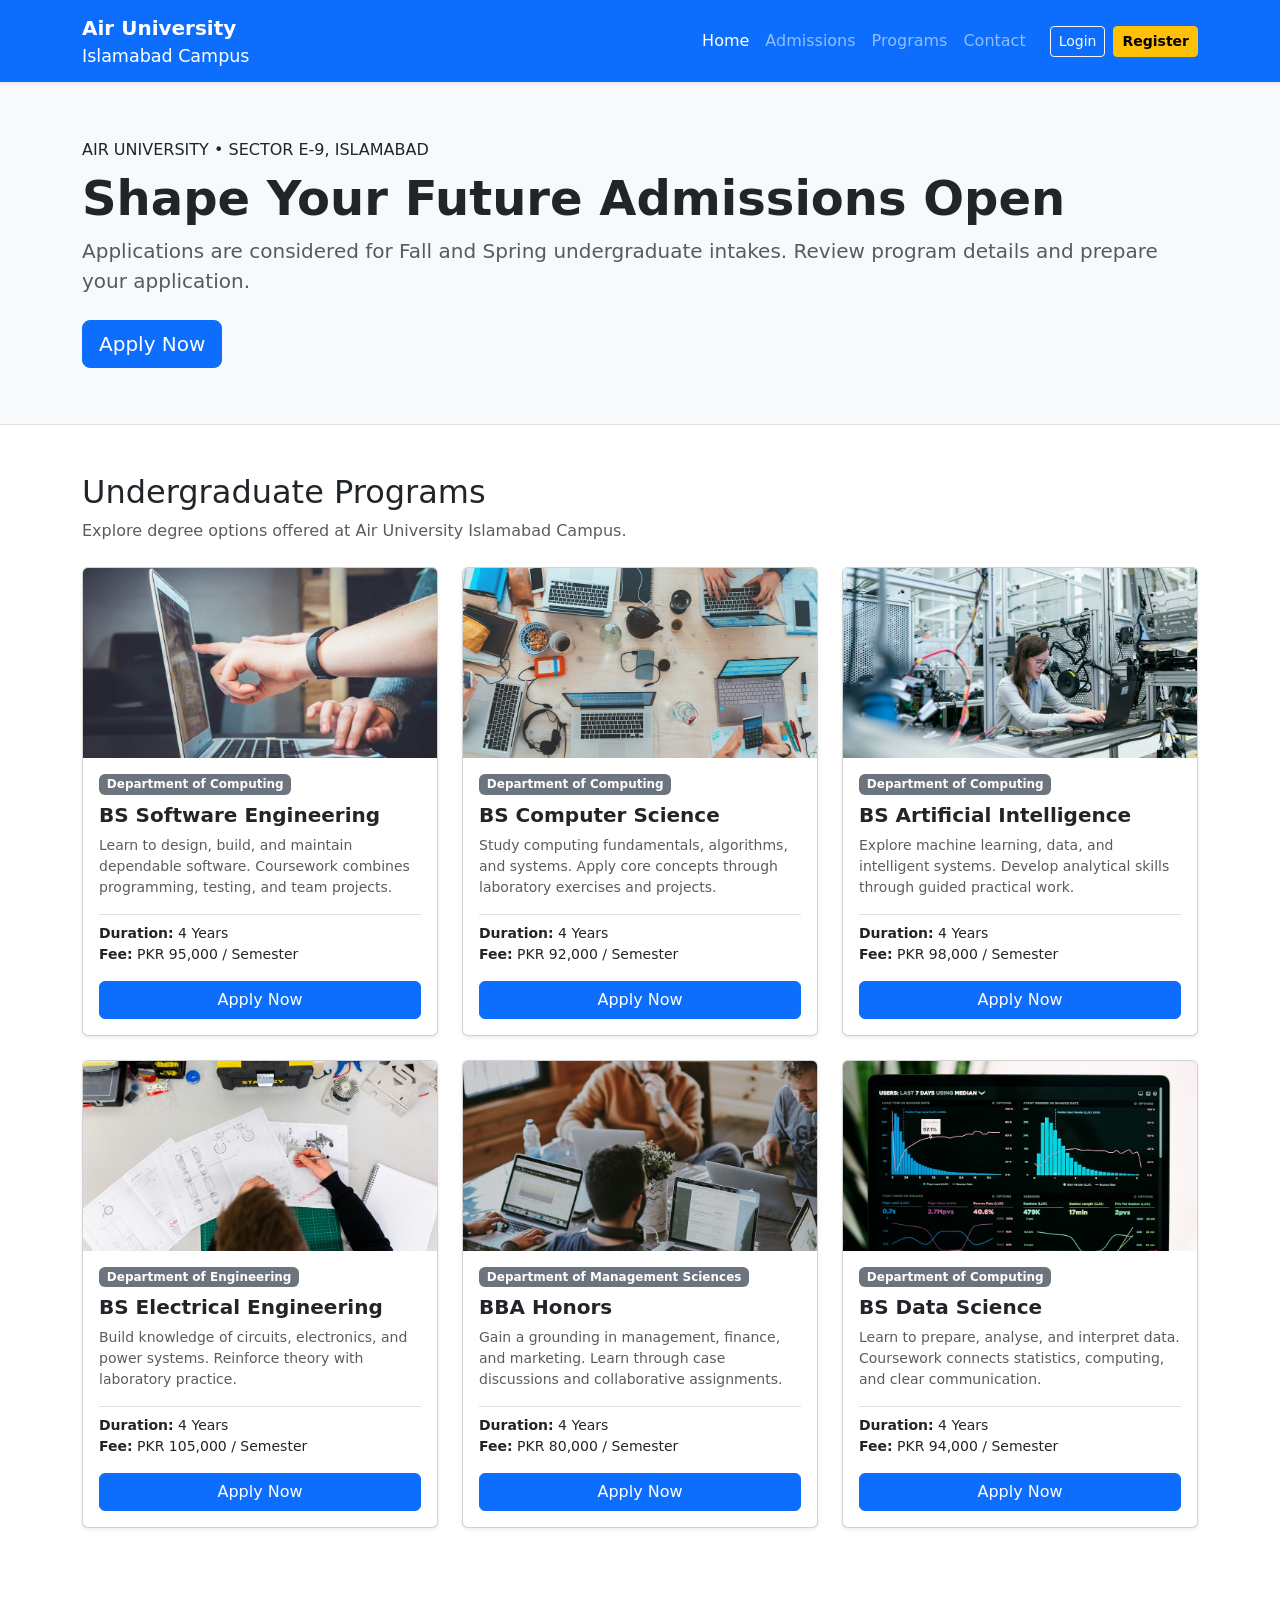
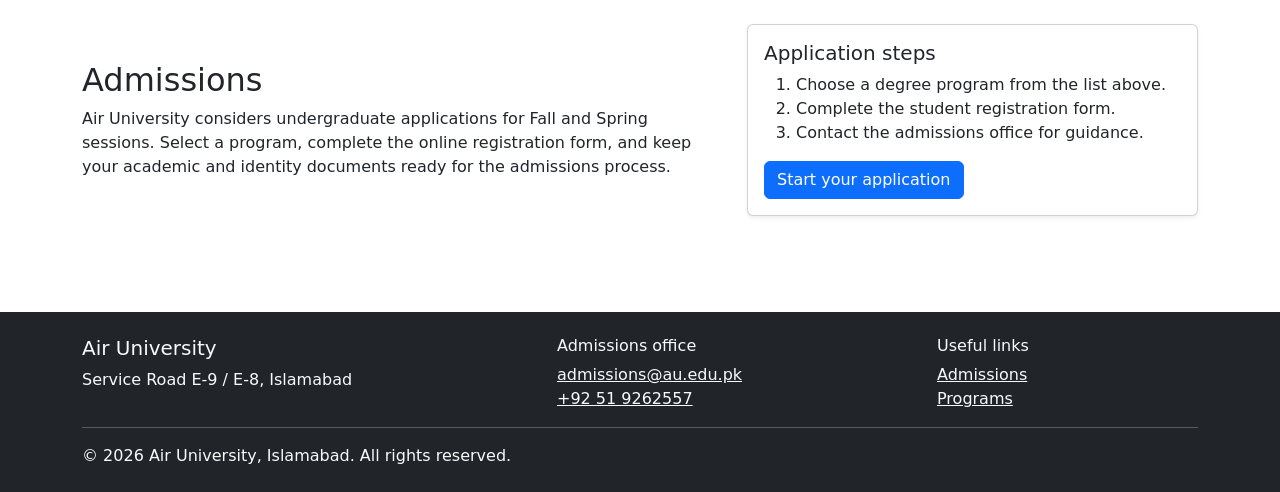
<file: index.html>
﻿<!doctype html>
<html lang="en">
<head>
  <meta charset="utf-8">
  <meta name="viewport" content="width=device-width, initial-scale=1">
  <meta name="description" content="Explore undergraduate programs and admissions at Air University, Islamabad Campus.">
  <title>Air University | Admissions Portal</title>
  <link href="https://cdn.jsdelivr.net/npm/bootstrap@5.3.3/dist/css/bootstrap.min.css" rel="stylesheet" integrity="sha384-QWTKZyjpPEjISv5WaRU9OFeRpok6YctnYmDr5pNlyT2bRjXh0JMhjY6hW+ALEwIH" crossorigin="anonymous">
  <link rel="stylesheet" href="./css/style.css">
</head>
<body>
  <header>
    <nav class="navbar navbar-expand-lg navbar-dark bg-primary sticky-top shadow-sm" aria-label="Main navigation">
      <div class="container">
        <a class="navbar-brand fw-bold" href="index.html">Air University <small class="d-block fw-normal">Islamabad Campus</small></a>
        <button class="navbar-toggler" type="button" data-bs-toggle="collapse" data-bs-target="#mainNavigation" aria-controls="mainNavigation" aria-expanded="false" aria-label="Toggle navigation">
          <span class="navbar-toggler-icon"></span>
        </button>
        <div class="collapse navbar-collapse" id="mainNavigation">
          <ul class="navbar-nav ms-auto align-items-lg-center">
        <li class="nav-item"><a class="nav-link active" href="index.html" aria-current="page">Home</a></li>
        <li class="nav-item"><a class="nav-link" href="index.html#admissions">Admissions</a></li>
        <li class="nav-item"><a class="nav-link" href="index.html#programs">Programs</a></li>
        <li class="nav-item"><a class="nav-link" href="index.html#contact">Contact</a></li>
            <li class="nav-item"><a href="login.html" class="btn btn-outline-light btn-sm ms-lg-3 me-2">Login</a></li>
            <li class="nav-item"><a href="register.html" class="btn btn-warning btn-sm fw-semibold">Register</a></li>
          </ul>
        </div>
      </div>
    </nav>
  </header>
  <main>
    <section class="hero-banner py-5 bg-light border-bottom">
      <div class="container py-2">
        <p class="mb-2">AIR UNIVERSITY &bull; SECTOR E-9, ISLAMABAD</p>
        <h1 class="display-5 fw-bold">Shape Your Future Admissions Open</h1>
        <p class="lead text-muted">Applications are considered for Fall and Spring undergraduate intakes. Review program details and prepare your application.</p>
        <a href="register.html" class="btn btn-primary btn-lg mt-2">Apply Now</a>
      </div>
    </section>
    <section class="container py-5" id="programs">
      <div class="mb-4">
        <h2>Undergraduate Programs</h2>
        <p class="text-muted">Explore degree options offered at Air University Islamabad Campus.</p>
      </div>
      <div class="row g-4">
          <div class="col-12 col-md-6 col-lg-4">
            <article class="card h-100 shadow-sm">
              <img src="images/program-1.jpg" class="card-img-top program-img" alt="Students working together in a computer laboratory">
              <div class="card-body d-flex flex-column">
                <span class="badge bg-secondary mb-2 align-self-start">Department of Computing</span>
                <h5 class="card-title fw-bold">BS Software Engineering</h3>
                <p class="card-text text-muted small">Learn to design, build, and maintain dependable software. Coursework combines programming, testing, and team projects.</p>
                <ul class="list-unstyled small border-top pt-2 mt-auto mb-3">
                  <li><strong>Duration:</strong> 4 Years</li>
                  <li><strong>Fee:</strong> PKR 95,000 / Semester</li>
                </ul>
                <a href="register.html" class="btn btn-primary w-100">Apply Now</a>
              </div>
            </article>
          </div>
          <div class="col-12 col-md-6 col-lg-4">
            <article class="card h-100 shadow-sm">
              <img src="images/program-2.jpg" class="card-img-top program-img" alt="Computer science students studying at desktop workstations">
              <div class="card-body d-flex flex-column">
                <span class="badge bg-secondary mb-2 align-self-start">Department of Computing</span>
                <h5 class="card-title fw-bold">BS Computer Science</h3>
                <p class="card-text text-muted small">Study computing fundamentals, algorithms, and systems. Apply core concepts through laboratory exercises and projects.</p>
                <ul class="list-unstyled small border-top pt-2 mt-auto mb-3">
                  <li><strong>Duration:</strong> 4 Years</li>
                  <li><strong>Fee:</strong> PKR 92,000 / Semester</li>
                </ul>
                <a href="register.html" class="btn btn-primary w-100">Apply Now</a>
              </div>
            </article>
          </div>
          <div class="col-12 col-md-6 col-lg-4">
            <article class="card h-100 shadow-sm">
              <img src="images/program-3.jpg" class="card-img-top program-img" alt="Student conducting a technology project in a university lab">
              <div class="card-body d-flex flex-column">
                <span class="badge bg-secondary mb-2 align-self-start">Department of Computing</span>
                <h5 class="card-title fw-bold">BS Artificial Intelligence</h3>
                <p class="card-text text-muted small">Explore machine learning, data, and intelligent systems. Develop analytical skills through guided practical work.</p>
                <ul class="list-unstyled small border-top pt-2 mt-auto mb-3">
                  <li><strong>Duration:</strong> 4 Years</li>
                  <li><strong>Fee:</strong> PKR 98,000 / Semester</li>
                </ul>
                <a href="register.html" class="btn btn-primary w-100">Apply Now</a>
              </div>
            </article>
          </div>
          <div class="col-12 col-md-6 col-lg-4">
            <article class="card h-100 shadow-sm">
              <img src="images/program-4.jpg" class="card-img-top program-img" alt="Electrical engineering students testing laboratory equipment">
              <div class="card-body d-flex flex-column">
                <span class="badge bg-secondary mb-2 align-self-start">Department of Engineering</span>
                <h5 class="card-title fw-bold">BS Electrical Engineering</h3>
                <p class="card-text text-muted small">Build knowledge of circuits, electronics, and power systems. Reinforce theory with laboratory practice.</p>
                <ul class="list-unstyled small border-top pt-2 mt-auto mb-3">
                  <li><strong>Duration:</strong> 4 Years</li>
                  <li><strong>Fee:</strong> PKR 105,000 / Semester</li>
                </ul>
                <a href="register.html" class="btn btn-primary w-100">Apply Now</a>
              </div>
            </article>
          </div>
          <div class="col-12 col-md-6 col-lg-4">
            <article class="card h-100 shadow-sm">
              <img src="images/program-5.jpg" class="card-img-top program-img" alt="Business students discussing coursework around a table">
              <div class="card-body d-flex flex-column">
                <span class="badge bg-secondary mb-2 align-self-start">Department of Management Sciences</span>
                <h5 class="card-title fw-bold">BBA Honors</h3>
                <p class="card-text text-muted small">Gain a grounding in management, finance, and marketing. Learn through case discussions and collaborative assignments.</p>
                <ul class="list-unstyled small border-top pt-2 mt-auto mb-3">
                  <li><strong>Duration:</strong> 4 Years</li>
                  <li><strong>Fee:</strong> PKR 80,000 / Semester</li>
                </ul>
                <a href="register.html" class="btn btn-primary w-100">Apply Now</a>
              </div>
            </article>
          </div>
          <div class="col-12 col-md-6 col-lg-4">
            <article class="card h-100 shadow-sm">
              <img src="images/program-6.jpg" class="card-img-top program-img" alt="Student reviewing charts and data on a computer screen">
              <div class="card-body d-flex flex-column">
                <span class="badge bg-secondary mb-2 align-self-start">Department of Computing</span>
                <h5 class="card-title fw-bold">BS Data Science</h3>
                <p class="card-text text-muted small">Learn to prepare, analyse, and interpret data. Coursework connects statistics, computing, and clear communication.</p>
                <ul class="list-unstyled small border-top pt-2 mt-auto mb-3">
                  <li><strong>Duration:</strong> 4 Years</li>
                  <li><strong>Fee:</strong> PKR 94,000 / Semester</li>
                </ul>
                <a href="register.html" class="btn btn-primary w-100">Apply Now</a>
              </div>
            </article>
          </div>
      </div>
    </section>
    <section class="container py-5" id="admissions">
      <div class="row g-4 align-items-center">
        <div class="col-lg-7">
          <h2>Admissions</h2>
          <p class="mb-0">Air University considers undergraduate applications for Fall and Spring sessions. Select a program, complete the online registration form, and keep your academic and identity documents ready for the admissions process.</p>
        </div>
        <div class="col-lg-5">
          <div class="card shadow-sm"><div class="card-body">
            <h3 class="h5">Application steps</h3>
            <ol class="mb-3"><li>Choose a degree program from the list above.</li><li>Complete the student registration form.</li><li>Contact the admissions office for guidance.</li></ol>
            <a href="register.html" class="btn btn-primary">Start your application</a>
          </div></div>
        </div>
      </div>
    </section>
  </main>
  <footer class="bg-dark text-light py-4 mt-5" id="contact">
    <div class="container">
      <div class="row g-4">
        <div class="col-md-5">
          <h2 class="h5">Air University</h2>
          <p class="mb-0">Service Road E-9 / E-8, Islamabad</p>
        </div>
        <div class="col-md-4">
          <h3 class="h6">Admissions office</h3>
          <p class="mb-0"><a class="link-light" href="mailto:admissions@au.edu.pk">admissions@au.edu.pk</a><br><a class="link-light" href="tel:+92519262557">+92 51 9262557</a></p>
        </div>
        <div class="col-md-3">
          <h3 class="h6">Useful links</h3>
          <p class="mb-0"><a class="link-light" href="index.html#admissions">Admissions</a><br><a class="link-light" href="index.html#programs">Programs</a></p>
        </div>
      </div>
      <hr>
      <p class="mb-0">&copy; 2026 Air University, Islamabad. All rights reserved.</p>
    </div>
  </footer>
  <script src="https://cdn.jsdelivr.net/npm/bootstrap@5.3.3/dist/js/bootstrap.bundle.min.js" integrity="sha384-YvpcrYf0tY3lHB60NNkmXc5s9fDVZLESaAA55NDzOxhy9GkcIdslK1eN7N6jIeHz" crossorigin="anonymous"></script>
</body>
</html>
</file>
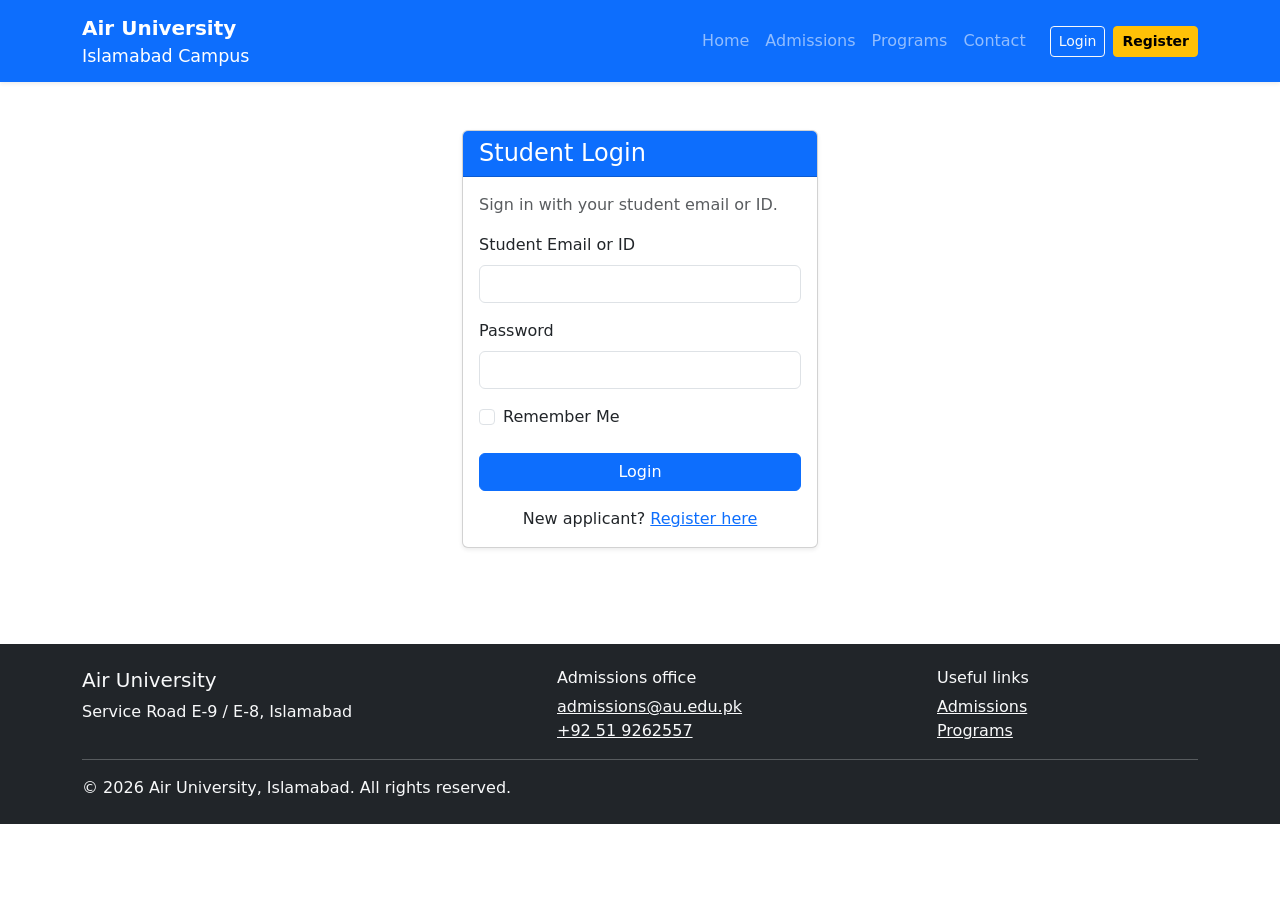
<file: login.html>
<!doctype html>
<html lang="en">
<head>
  <meta charset="utf-8">
  <meta name="viewport" content="width=device-width, initial-scale=1">
  <meta name="description" content="Sign in to your Air University student account.">
  <title>Air University | Student Login</title>
  <link href="https://cdn.jsdelivr.net/npm/bootstrap@5.3.3/dist/css/bootstrap.min.css" rel="stylesheet" integrity="sha384-QWTKZyjpPEjISv5WaRU9OFeRpok6YctnYmDr5pNlyT2bRjXh0JMhjY6hW+ALEwIH" crossorigin="anonymous">
  <link rel="stylesheet" href="./css/style.css">
</head>
<body>
  <header>
    <nav class="navbar navbar-expand-lg navbar-dark bg-primary sticky-top shadow-sm" aria-label="Main navigation">
      <div class="container">
        <a class="navbar-brand fw-bold" href="index.html">Air University <small class="d-block fw-normal">Islamabad Campus</small></a>
        <button class="navbar-toggler" type="button" data-bs-toggle="collapse" data-bs-target="#mainNavigation" aria-controls="mainNavigation" aria-expanded="false" aria-label="Toggle navigation">
          <span class="navbar-toggler-icon"></span>
        </button>
        <div class="collapse navbar-collapse" id="mainNavigation">
          <ul class="navbar-nav ms-auto align-items-lg-center">
        <li class="nav-item"><a class="nav-link" href="index.html">Home</a></li>
        <li class="nav-item"><a class="nav-link" href="index.html#admissions">Admissions</a></li>
        <li class="nav-item"><a class="nav-link" href="index.html#programs">Programs</a></li>
        <li class="nav-item"><a class="nav-link" href="index.html#contact">Contact</a></li>
            <li class="nav-item"><a href="login.html" class="btn btn-outline-light btn-sm ms-lg-3 me-2" aria-current="page">Login</a></li>
            <li class="nav-item"><a href="register.html" class="btn btn-warning btn-sm fw-semibold">Register</a></li>
          </ul>
        </div>
      </div>
    </nav>
  </header>
  <main class="container py-5">
    <div class="row">
      <div class="col-12 col-sm-10 col-md-6 col-lg-4 mx-auto">
        <section class="card shadow-sm">
          <div class="card-header bg-primary text-white"><h1 class="h4 mb-0">Student Login</h1></div>
          <div class="card-body">
            <p class="text-muted">Sign in with your student email or ID.</p>
            <form action="#" method="get">
              <div class="mb-3"><label for="studentId" class="form-label">Student Email or ID</label><input type="text" class="form-control" id="studentId" name="studentId" autocomplete="username" required></div>
              <div class="mb-3"><label for="password" class="form-label">Password</label><input type="password" class="form-control" id="password" name="password" autocomplete="current-password" required></div>
              <div class="form-check mb-4"><input class="form-check-input" type="checkbox" id="remember" name="remember"><label class="form-check-label" for="remember">Remember Me</label></div>
              <button type="submit" class="btn btn-primary w-100">Login</button>
            </form>
            <p class="mt-3 mb-0 text-center">New applicant? <a href="register.html">Register here</a></p>
          </div>
        </section>
      </div>
    </div>
  </main>
  <footer class="bg-dark text-light py-4 mt-5" id="contact">
    <div class="container">
      <div class="row g-4">
        <div class="col-md-5">
          <h2 class="h5">Air University</h2>
          <p class="mb-0">Service Road E-9 / E-8, Islamabad</p>
        </div>
        <div class="col-md-4">
          <h3 class="h6">Admissions office</h3>
          <p class="mb-0"><a class="link-light" href="mailto:admissions@au.edu.pk">admissions@au.edu.pk</a><br><a class="link-light" href="tel:+92519262557">+92 51 9262557</a></p>
        </div>
        <div class="col-md-3">
          <h3 class="h6">Useful links</h3>
          <p class="mb-0"><a class="link-light" href="index.html#admissions">Admissions</a><br><a class="link-light" href="index.html#programs">Programs</a></p>
        </div>
      </div>
      <hr>
      <p class="mb-0">&copy; 2026 Air University, Islamabad. All rights reserved.</p>
    </div>
  </footer>
  <script src="https://cdn.jsdelivr.net/npm/bootstrap@5.3.3/dist/js/bootstrap.bundle.min.js" integrity="sha384-YvpcrYf0tY3lHB60NNkmXc5s9fDVZLESaAA55NDzOxhy9GkcIdslK1eN7N6jIeHz" crossorigin="anonymous"></script>
</body>
</html>
</file>
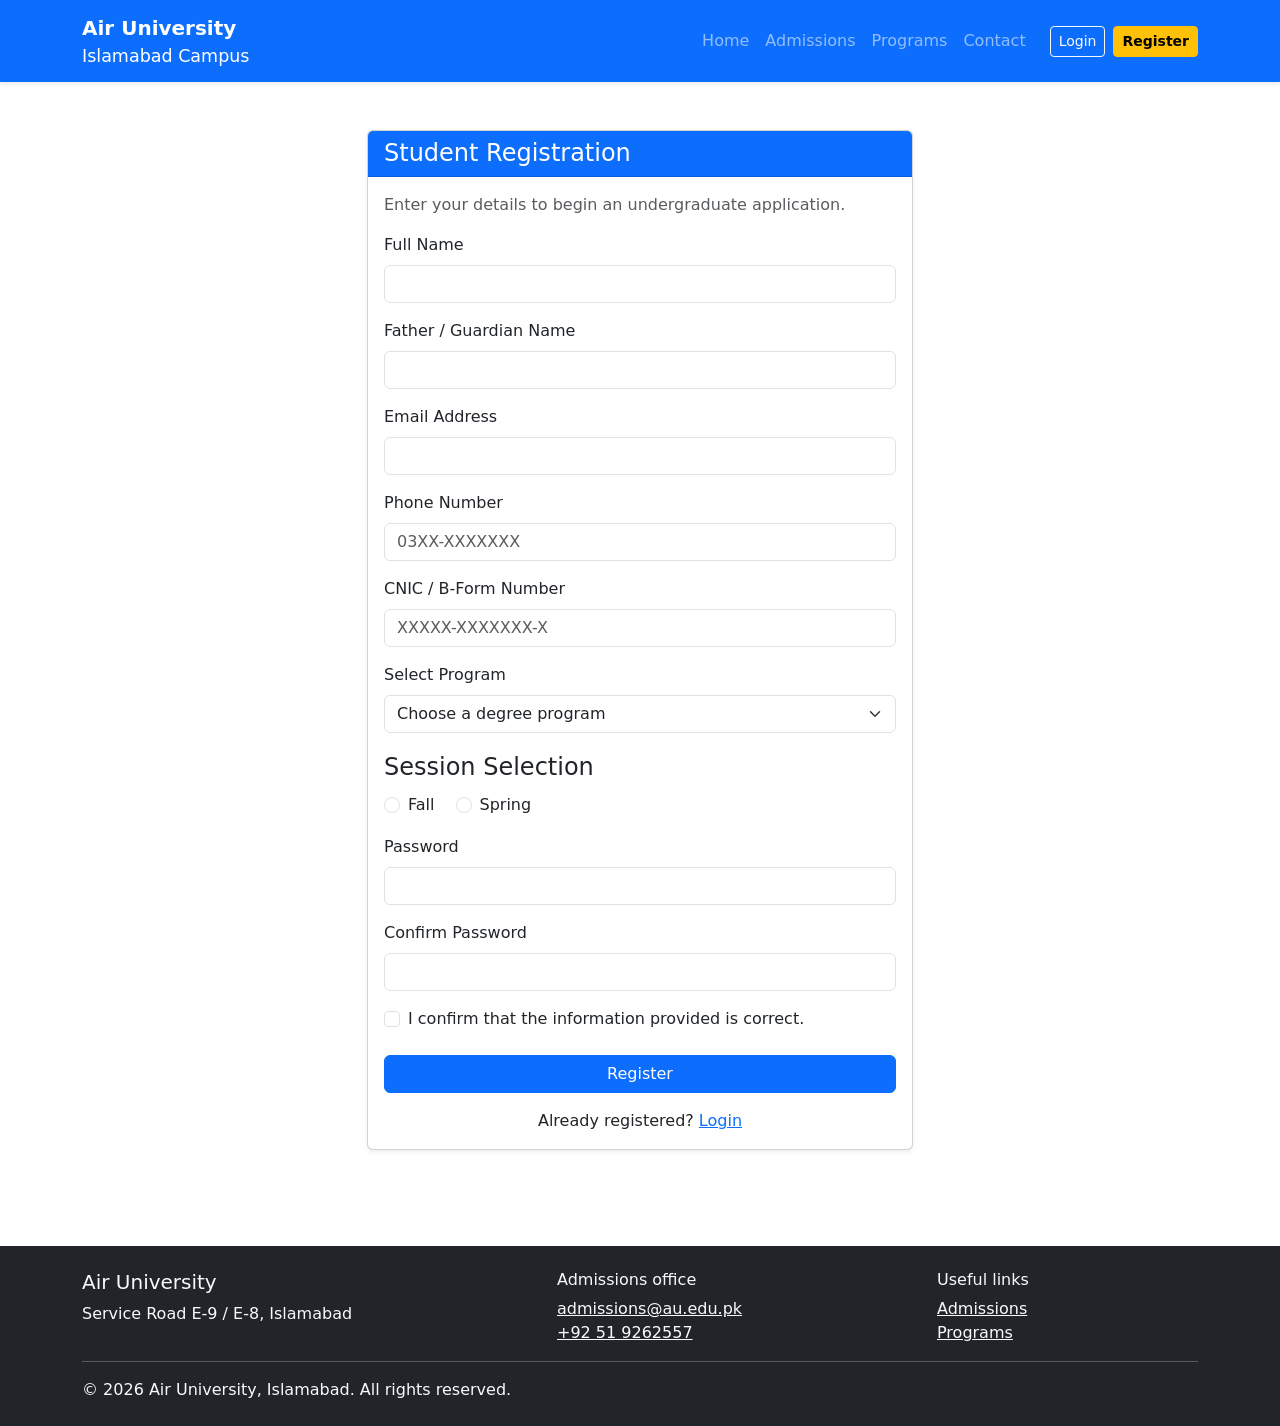
<file: register.html>
<!doctype html>
<html lang="en">
<head>
  <meta charset="utf-8">
  <meta name="viewport" content="width=device-width, initial-scale=1">
  <meta name="description" content="Register your interest in an undergraduate program at Air University Islamabad Campus.">
  <title>Air University | Student Registration</title>
  <link href="https://cdn.jsdelivr.net/npm/bootstrap@5.3.3/dist/css/bootstrap.min.css" rel="stylesheet" integrity="sha384-QWTKZyjpPEjISv5WaRU9OFeRpok6YctnYmDr5pNlyT2bRjXh0JMhjY6hW+ALEwIH" crossorigin="anonymous">
  <link rel="stylesheet" href="./css/style.css">
</head>
<body>
  <header>
    <nav class="navbar navbar-expand-lg navbar-dark bg-primary sticky-top shadow-sm" aria-label="Main navigation">
      <div class="container">
        <a class="navbar-brand fw-bold" href="index.html">Air University <small class="d-block fw-normal">Islamabad Campus</small></a>
        <button class="navbar-toggler" type="button" data-bs-toggle="collapse" data-bs-target="#mainNavigation" aria-controls="mainNavigation" aria-expanded="false" aria-label="Toggle navigation">
          <span class="navbar-toggler-icon"></span>
        </button>
        <div class="collapse navbar-collapse" id="mainNavigation">
          <ul class="navbar-nav ms-auto align-items-lg-center">
        <li class="nav-item"><a class="nav-link" href="index.html">Home</a></li>
        <li class="nav-item"><a class="nav-link" href="index.html#admissions">Admissions</a></li>
        <li class="nav-item"><a class="nav-link" href="index.html#programs">Programs</a></li>
        <li class="nav-item"><a class="nav-link" href="index.html#contact">Contact</a></li>
            <li class="nav-item"><a href="login.html" class="btn btn-outline-light btn-sm ms-lg-3 me-2">Login</a></li>
            <li class="nav-item"><a href="register.html" class="btn btn-warning btn-sm fw-semibold" aria-current="page">Register</a></li>
          </ul>
        </div>
      </div>
    </nav>
  </header>
  <main class="container py-5">
    <div class="row">
      <div class="col-12 col-md-8 col-lg-6 mx-auto">
        <section class="card shadow-sm">
          <div class="card-header bg-primary text-white"><h1 class="h4 mb-0">Student Registration</h1></div>
          <div class="card-body">
            <p class="text-muted">Enter your details to begin an undergraduate application.</p>
            <form action="#" method="get">
              <div class="mb-3"><label for="fullName" class="form-label">Full Name</label><input type="text" class="form-control" id="fullName" name="fullName" autocomplete="name" required></div>
              <div class="mb-3"><label for="guardianName" class="form-label">Father / Guardian Name</label><input type="text" class="form-control" id="guardianName" name="guardianName" required></div>
              <div class="mb-3"><label for="email" class="form-label">Email Address</label><input type="email" class="form-control" id="email" name="email" autocomplete="email" required></div>
              <div class="mb-3"><label for="phone" class="form-label">Phone Number</label><input type="tel" class="form-control" id="phone" name="phone" placeholder="03XX-XXXXXXX" autocomplete="tel" required></div>
              <div class="mb-3"><label for="cnic" class="form-label">CNIC / B-Form Number</label><input type="text" class="form-control" id="cnic" name="cnic" placeholder="XXXXX-XXXXXXX-X" required></div>
              <div class="mb-3">
                <label for="program" class="form-label">Select Program</label>
                <select class="form-select" id="program" name="program" required>
                  <option value="" selected disabled>Choose a degree program</option>
                  <option>BS Software Engineering</option><option>BS Computer Science</option><option>BS Artificial Intelligence</option><option>BS Electrical Engineering</option><option>BBA Honors</option><option>BS Data Science</option>
                </select>
              </div>
              <fieldset class="mb-3">
                <legend class="form-label">Session Selection</legend>
                <div class="form-check form-check-inline"><input class="form-check-input" type="radio" name="session" id="sessionFall" value="Fall" required><label class="form-check-label" for="sessionFall">Fall</label></div>
                <div class="form-check form-check-inline"><input class="form-check-input" type="radio" name="session" id="sessionSpring" value="Spring" required><label class="form-check-label" for="sessionSpring">Spring</label></div>
              </fieldset>
              <div class="mb-3"><label for="password" class="form-label">Password</label><input type="password" class="form-control" id="password" name="password" autocomplete="new-password" required></div>
              <div class="mb-3"><label for="confirmPassword" class="form-label">Confirm Password</label><input type="password" class="form-control" id="confirmPassword" name="confirmPassword" autocomplete="new-password" required></div>
              <div class="form-check mb-4"><input class="form-check-input" type="checkbox" id="terms" name="terms" required><label class="form-check-label" for="terms">I confirm that the information provided is correct.</label></div>
              <button type="submit" class="btn btn-primary w-100">Register</button>
            </form>
            <p class="mt-3 mb-0 text-center">Already registered? <a href="login.html">Login</a></p>
          </div>
        </section>
      </div>
    </div>
  </main>
  <footer class="bg-dark text-light py-4 mt-5" id="contact">
    <div class="container">
      <div class="row g-4">
        <div class="col-md-5">
          <h2 class="h5">Air University</h2>
          <p class="mb-0">Service Road E-9 / E-8, Islamabad</p>
        </div>
        <div class="col-md-4">
          <h3 class="h6">Admissions office</h3>
          <p class="mb-0"><a class="link-light" href="mailto:admissions@au.edu.pk">admissions@au.edu.pk</a><br><a class="link-light" href="tel:+92519262557">+92 51 9262557</a></p>
        </div>
        <div class="col-md-3">
          <h3 class="h6">Useful links</h3>
          <p class="mb-0"><a class="link-light" href="index.html#admissions">Admissions</a><br><a class="link-light" href="index.html#programs">Programs</a></p>
        </div>
      </div>
      <hr>
      <p class="mb-0">&copy; 2026 Air University, Islamabad. All rights reserved.</p>
    </div>
  </footer>
  <script src="https://cdn.jsdelivr.net/npm/bootstrap@5.3.3/dist/js/bootstrap.bundle.min.js" integrity="sha384-YvpcrYf0tY3lHB60NNkmXc5s9fDVZLESaAA55NDzOxhy9GkcIdslK1eN7N6jIeHz" crossorigin="anonymous"></script>
</body>
</html>
</file>
<file: css/style.css>
html { scroll-behavior: smooth; }

body {
  font-family: system-ui, -apple-system, "Segoe UI", Roboto, "Helvetica Neue", Arial, sans-serif;
}

.hero-banner {
  background-color: #f8f9fa;
}

.program-img {
  height: 190px;
  object-fit: cover;
}

.card {
  transition: transform 0.2s ease, box-shadow 0.2s ease;
}

.card:hover {
  transform: translateY(-4px);
}
</file>
